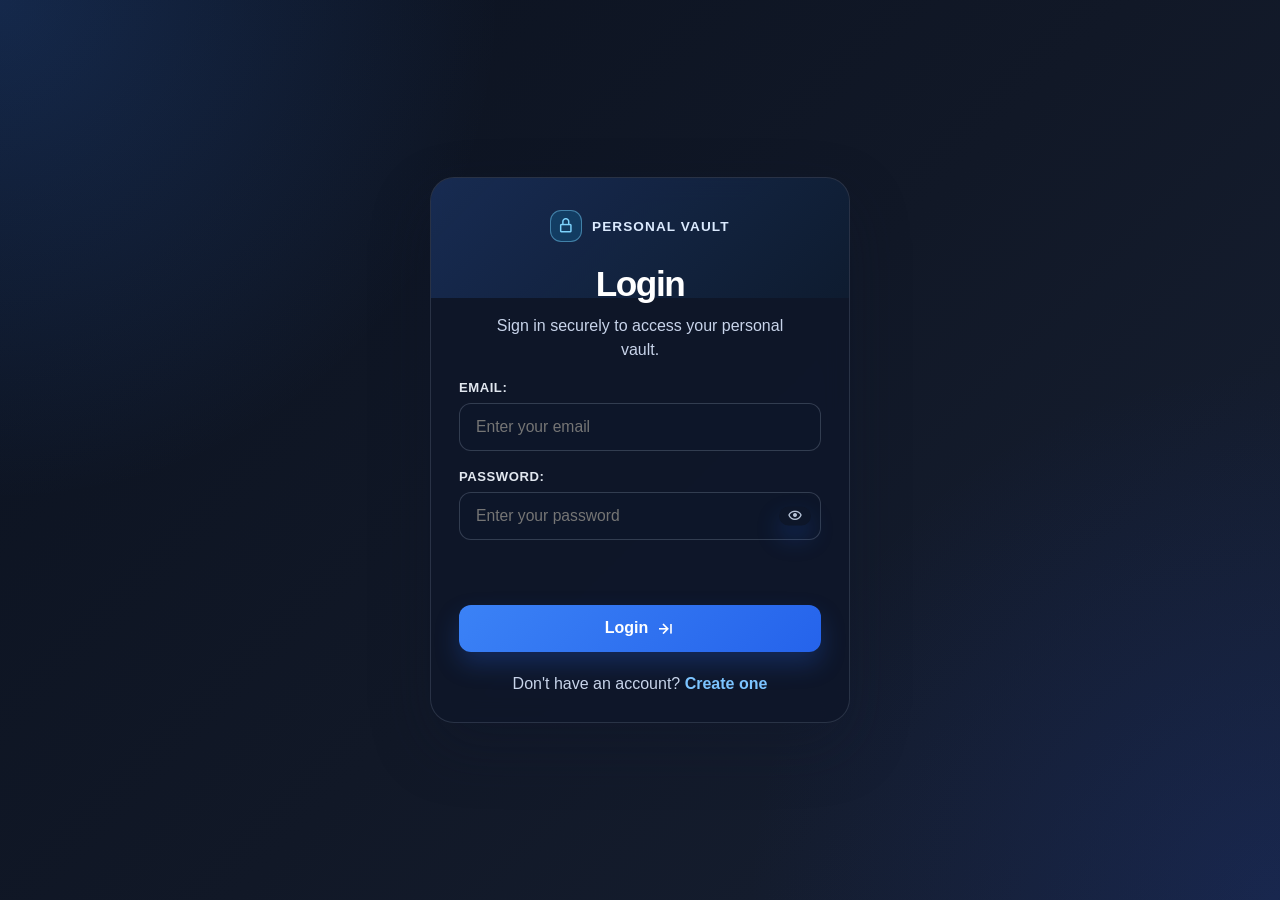
<file: index.html>
<!DOCTYPE html>
<html>
<head>
    <meta charset="UTF-8">
    <meta name="viewport" content="width=device-width, initial-scale=1.0">
    <title>Login</title>
    <link rel="manifest" href="manifest.webmanifest">
    <meta name="theme-color" content="#12171e">
</head>
<body>

    <script>
        window.location.href = "login.html";
    </script>
    <script src="pwa.js"></script>

</body>
</html>
</file>
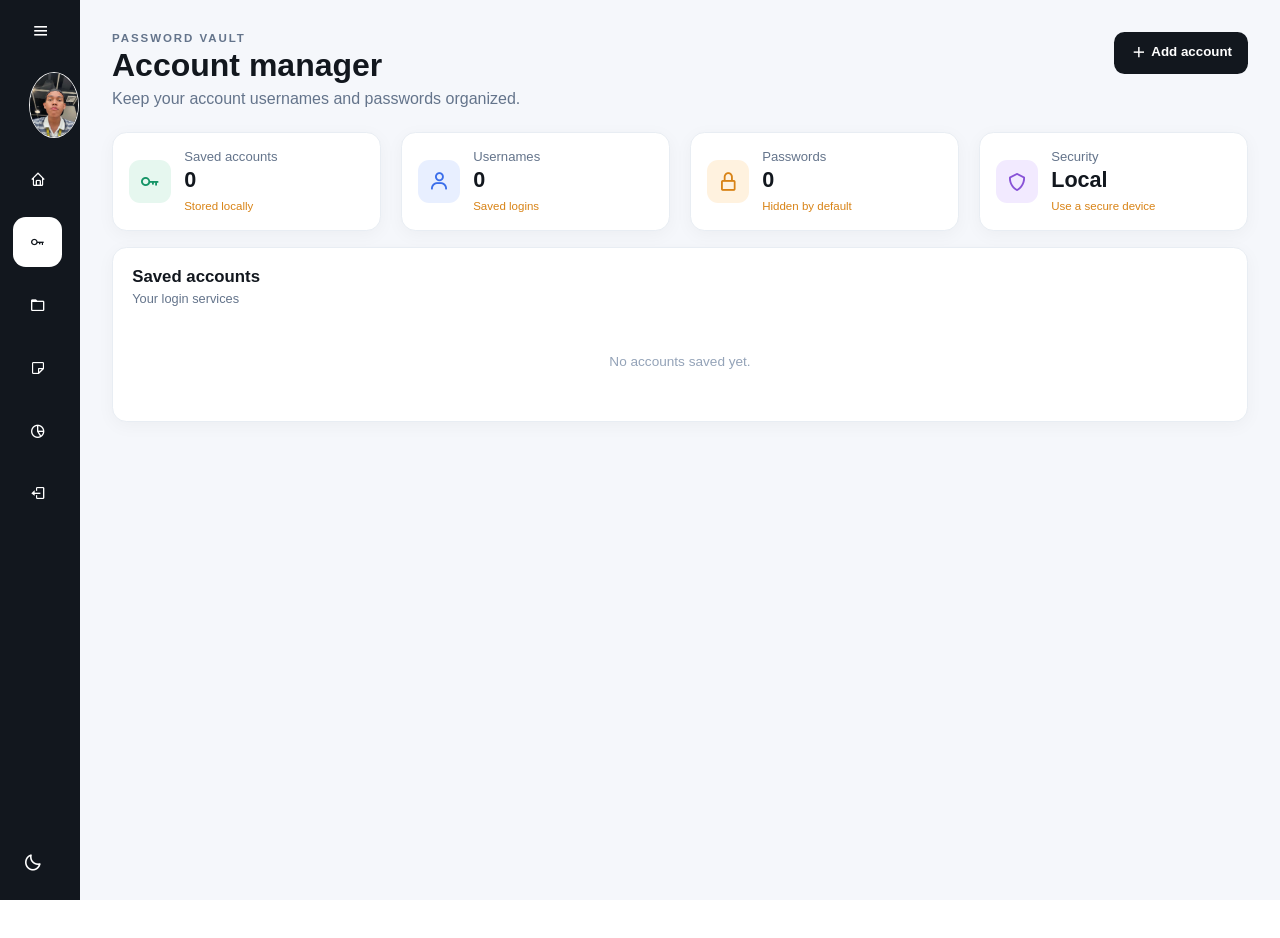
<file: accounts.html>
<!DOCTYPE html>
<html lang="en">
<head>
    <meta charset="UTF-8">
    <meta name="viewport" content="width=device-width, initial-scale=1.0">
    <title>Account Manager</title>
    <link rel="manifest" href="manifest.webmanifest">
    <meta name="theme-color" content="#12171e">
    <link href='https://unpkg.com/boxicons@2.1.4/css/boxicons.min.css' rel='stylesheet'>
<link rel="stylesheet" href="homestyle.css">
</head>
<body>
    
    <aside id="sidebar"></aside>
    <main class="main-content dashboard-content">
        <div class="dashboard-header">
            <div>
                <p class="eyebrow">PASSWORD VAULT</p>
                <h1>Account manager</h1>
                <p class="welcome-text">Keep your account usernames and passwords organized.</p>
            </div>
            <button class="action-button" id="addSocialButton" type="button">
                <i class="bx bx-plus"></i>
                Add account
            </button>
        </div>
        <section class="panel form-panel" id="socialAccountFormPanel" hidden>
            <div class="panel-heading"><div><h2 id="accountFormTitle">Add an account</h2><p id="accountFormDescription">Save a service, username, and password.</p></div></div>
            <form id="socialAccountForm" class="inline-form">
                <input id="accountEditIndex" type="hidden" value="">
                <input id="socialPlatform" required placeholder="Service (e.g. Gmail)" aria-label="Service name">
                <input id="socialHandle" required placeholder="Username or email" aria-label="Username or email">
                <div class="password-field">
                    <input id="accountPassword" required type="password" placeholder="Password" aria-label="Password">
                    <button class="text-button password-toggle icon-button" type="button" data-target="accountPassword" aria-label="Show password"><i class="bx bx-show"></i></button>
                </div>
                <input id="accountUrl" type="url" placeholder="Website URL (optional)" aria-label="Website URL">
                <input id="accountLogo" type="url" placeholder="Logo image URL (optional)" aria-label="Logo image URL">
                <button class="action-button" id="accountSubmitButton" type="submit">Save account</button>
                <button class="text-button cancel-edit" id="cancelEditButton" type="button" hidden>Cancel</button>
            </form>
        </section>

        <section class="stats-grid" aria-label="Account statistics">
            <article class="stat-card">
                <div class="stat-icon sales-icon"><i class="bx bx-key"></i></div>
                <div><p>Saved accounts</p><h2 id="accountTotal">0</h2><span class="neutral">Stored locally</span></div>
            </article>
            <article class="stat-card">
                <div class="stat-icon orders-icon"><i class="bx bx-user"></i></div>
                <div><p>Usernames</p><h2 id="usernameTotal">0</h2><span class="neutral">Saved logins</span></div>
            </article>
            <article class="stat-card">
                <div class="stat-icon products-icon"><i class="bx bx-lock-alt"></i></div>
                <div><p>Passwords</p><h2 id="passwordTotal">0</h2><span class="neutral">Hidden by default</span></div>
            </article>
            <article class="stat-card">
                <div class="stat-icon customers-icon"><i class="bx bx-shield"></i></div>
                <div><p>Security</p><h2>Local</h2><span class="neutral">Use a secure device</span></div>
            </article>
        </section>

        <section class="dashboard-panels account-panels">
            <article class="panel orders-panel">
                <div class="panel-heading">
                    <div>
                        <h2>Saved accounts</h2>
                        <p>Your login services</p>
                    </div>
                </div>
                <div class="order-list" id="socialAccountsList">
                    <p class="empty-state">No accounts saved yet.</p>
                </div>
            </article>
        </section>
    </main>
</body>
<script src="sidebar.js"></script>
<script src="logout.js"></script>
<script src="accounts.js"></script>
<script src="pwa.js"></script>
</html>
</file>
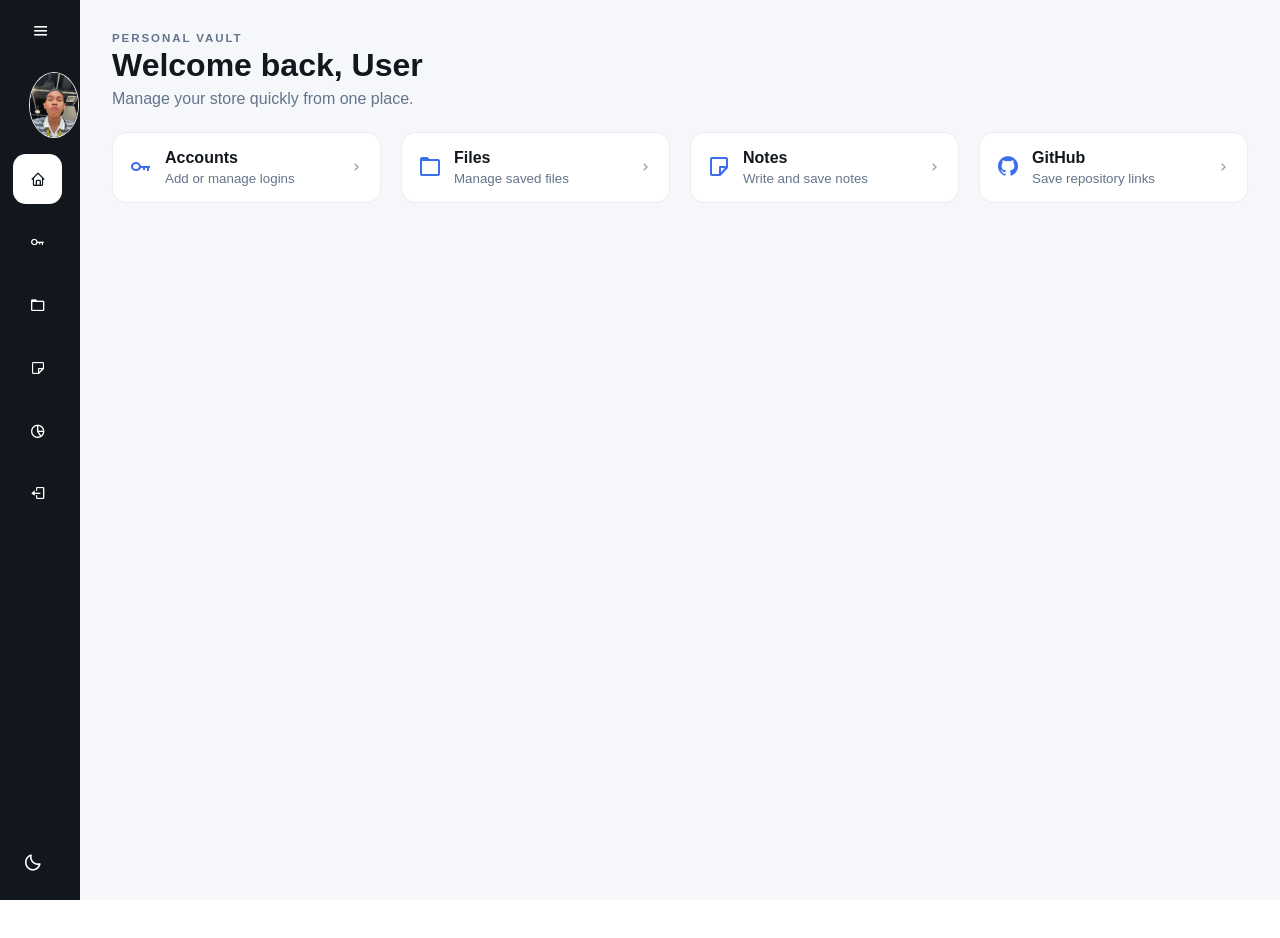
<file: home.html>
<!DOCTYPE html>
<html lang="en">
<head>
    <meta charset="UTF-8">
    <meta name="viewport" content="width=device-width, initial-scale=1.0">
    <title>Home</title>
    <link href='https://unpkg.com/boxicons@2.1.4/css/boxicons.min.css' rel='stylesheet'>
<link rel="stylesheet" href="homestyle.css">
</head>
<body>
    
    <aside id="sidebar"></aside>
    <main class="main-content dashboard-content home-content">
        <div class="dashboard-header">
            <div>
                <p class="eyebrow">PERSONAL VAULT</p>
                <h1 id="welcomeHeading">Welcome back</h1>
                <p class="welcome-text">Manage your store quickly from one place.</p>
            </div>
        </div>
        <section class="quick-actions home-tools" aria-label="Quick actions">
            <a class="quick-action" href="accounts.html"><i class="bx bx-key"></i><span><strong>Accounts</strong><small>Add or manage logins</small></span><i class="bx bx-chevron-right"></i></a>
            <a class="quick-action" href="important-files.html"><i class="bx bx-folder"></i><span><strong>Files</strong><small>Manage saved files</small></span><i class="bx bx-chevron-right"></i></a>
            <a class="quick-action" href="notes.html"><i class="bx bx-note"></i><span><strong>Notes</strong><small>Write and save notes</small></span><i class="bx bx-chevron-right"></i></a>
            <a class="quick-action" href="savings.html"><i class="bx bxl-github"></i><span><strong>GitHub</strong><small>Save repository links</small></span><i class="bx bx-chevron-right"></i></a>
        </section>
    </main>
    <script src="sidebar.js"></script>
    <script src="logout.js"></script>
</body>
</html>
</file>
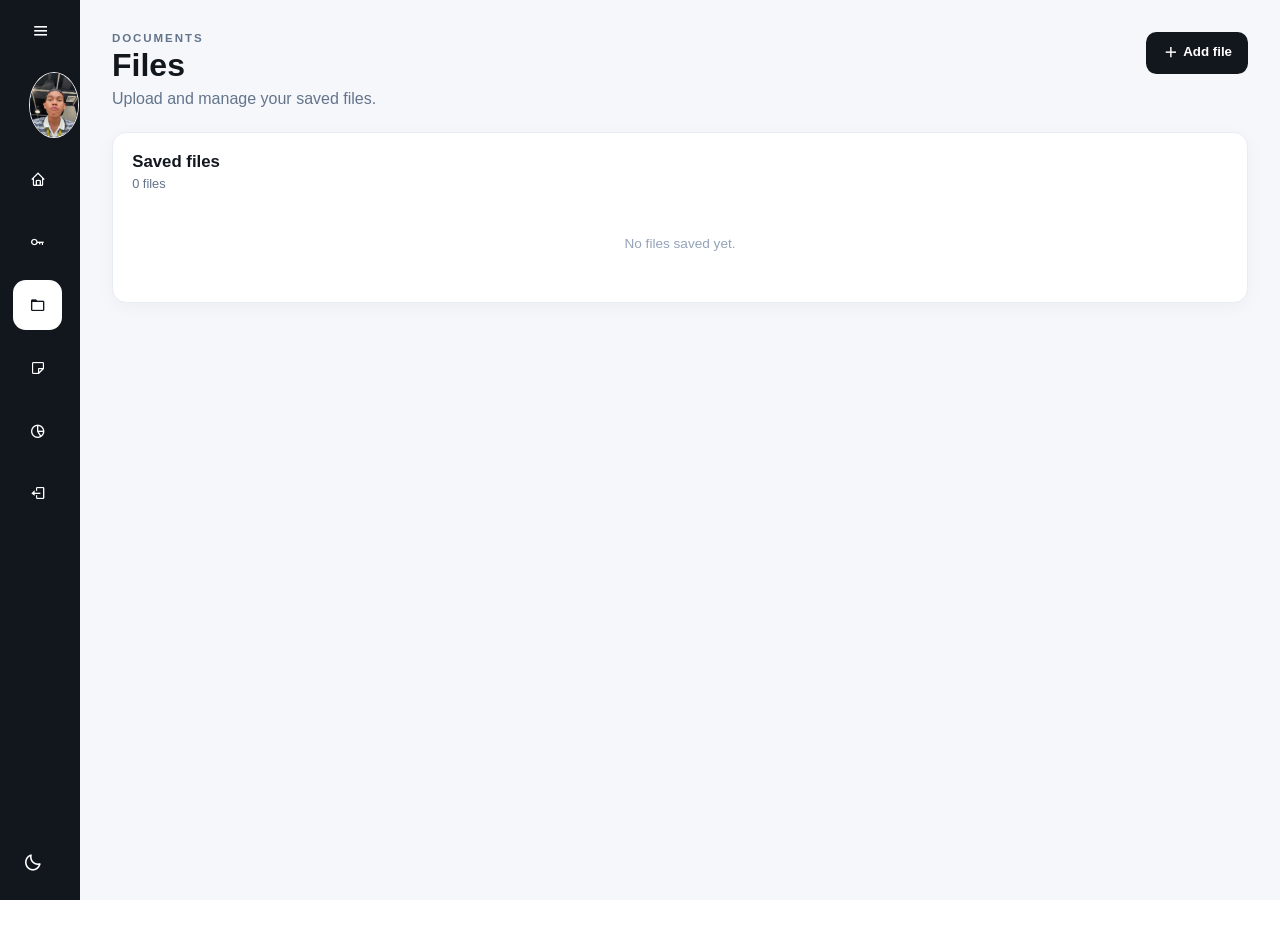
<file: important-files.html>
<!DOCTYPE html>
<html lang="en">
<head>
    <meta charset="UTF-8">
    <meta name="viewport" content="width=device-width, initial-scale=1.0">
    <title>Files</title>
    <link rel="manifest" href="manifest.webmanifest">
    <meta name="theme-color" content="#12171e">
    <link href="https://unpkg.com/boxicons@2.1.4/css/boxicons.min.css" rel="stylesheet">
    <link rel="stylesheet" href="homestyle.css">
</head>
<body>
    <aside id="sidebar"></aside>
    <main class="main-content dashboard-content">
        <div class="dashboard-header"><div><p class="eyebrow">DOCUMENTS</p><h1>Files</h1><p class="welcome-text">Upload and manage your saved files.</p></div><button class="action-button" id="showProductForm" type="button"><i class="bx bx-plus"></i> Add file</button></div>
        <section class="panel form-panel" id="productFormPanel" hidden>
            <div class="panel-heading"><div><h2>Add a file</h2><p>Selected files are saved in this browser.</p></div></div>
            <form id="productForm" class="inline-form"><input id="productName" placeholder="File name (optional)" aria-label="File name"><input id="productFile" required type="file" aria-label="Choose a file"><button class="action-button" type="submit">Save file</button></form>
            <p id="productMessage" role="status"></p>
        </section>
        <section class="panel"><div class="panel-heading"><div><h2>Saved files</h2><p id="productCount">0 files</p></div></div><div id="productList" class="data-list"><p class="empty-state">No files saved yet.</p></div></section>
    </main>
    <script src="sidebar.js"></script>
    <script src="logout.js"></script>
    <script src="important-files.js"></script>
    <script src="pwa.js"></script>
</body>
</html>
</file>
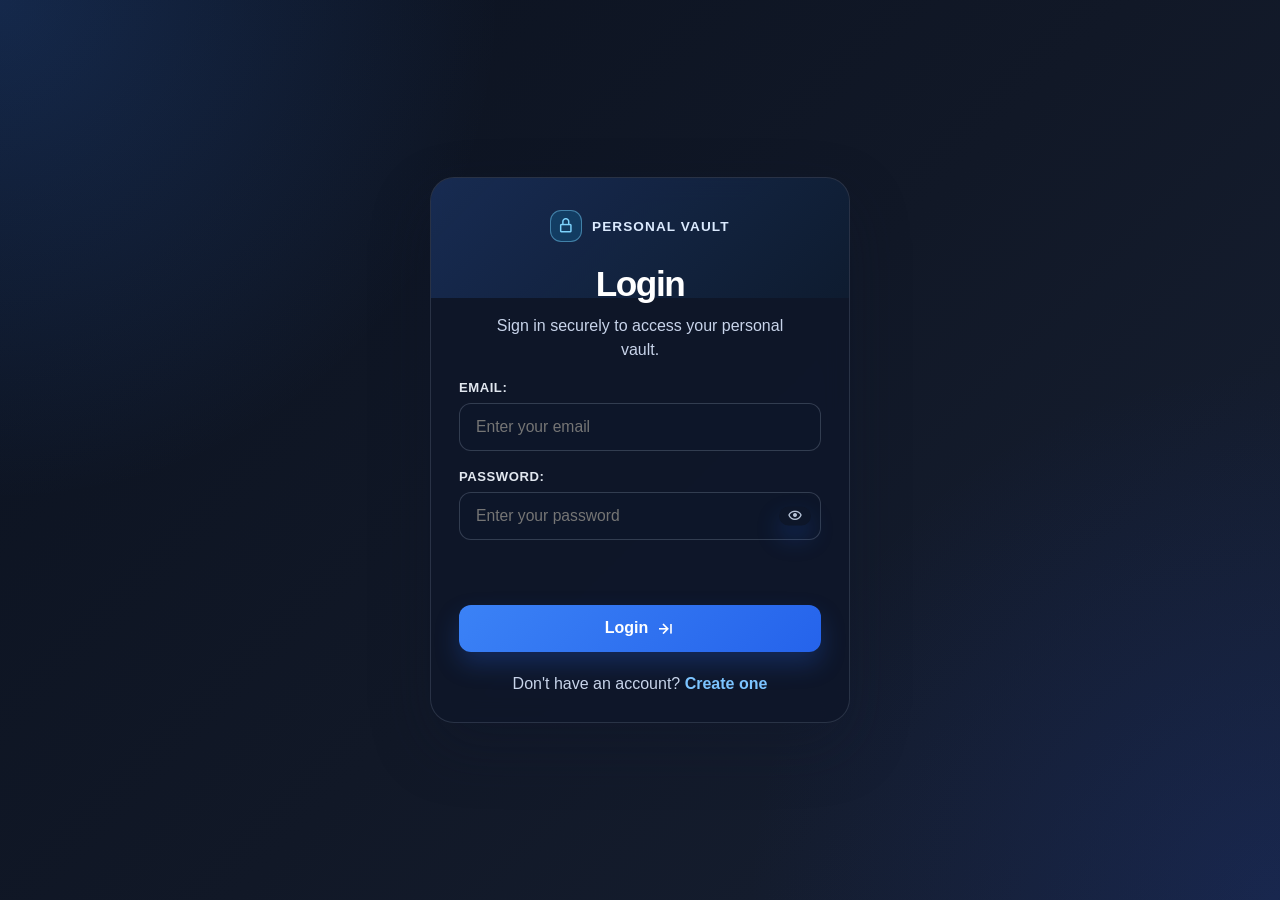
<file: login.html>
<!DOCTYPE html>
<html lang="en">
<head>
    <meta charset="UTF-8">
    <meta name="viewport" content="width=device-width, initial-scale=1.0">
    <title>Login</title>
    <link rel="stylesheet" href="style.css">
    <link href="https://unpkg.com/boxicons@2.1.4/css/boxicons.min.css" rel="stylesheet">
</head>

<body class="auth-page login-page">

    <div class="login-container">
        <div class="auth-brand" aria-label="Personal Vault">
            <span class="auth-brand-icon"><i class="bx bx-lock-alt"></i></span>
            <span>Personal Vault</span>
        </div>
        <h1>Login</h1>
        <p class="auth-subtitle">Sign in securely to access your personal vault.</p>

        <form id="loginForm">

            <div class="form-group">
                <label for="username">Email:</label>
                <input 
                    type="email" 
                    id="username" 
                    name="username" 
                    placeholder="Enter your email" 
                    autocomplete="username"
                    required>
            </div>

            <div class="form-group">
                <label for="password">Password:</label>
                <div class="password-input">
                <input 
                    type="password" 
                    id="password" 
                    name="password" 
                    placeholder="Enter your password" 
                    autocomplete="current-password"
                    required>
                    <button class="password-toggle" type="button" data-target="password" aria-label="Show password"><i class="bx bx-show"></i></button>
                </div>
            </div>

            <div class="auth-status" aria-live="polite">
                <p id="message"></p>
                <p id="errorMessage"></p>
            </div>

            <button class="auth-submit" type="submit"><span>Login</span><i class="bx bx-arrow-to-right"></i></button>
            <p class="auth-switch">Don't have an account? <a href="signup.html">Create one</a></p>

        </form>
    </div>

    <script src="login.js"></script>

</body>
</html>
</file>
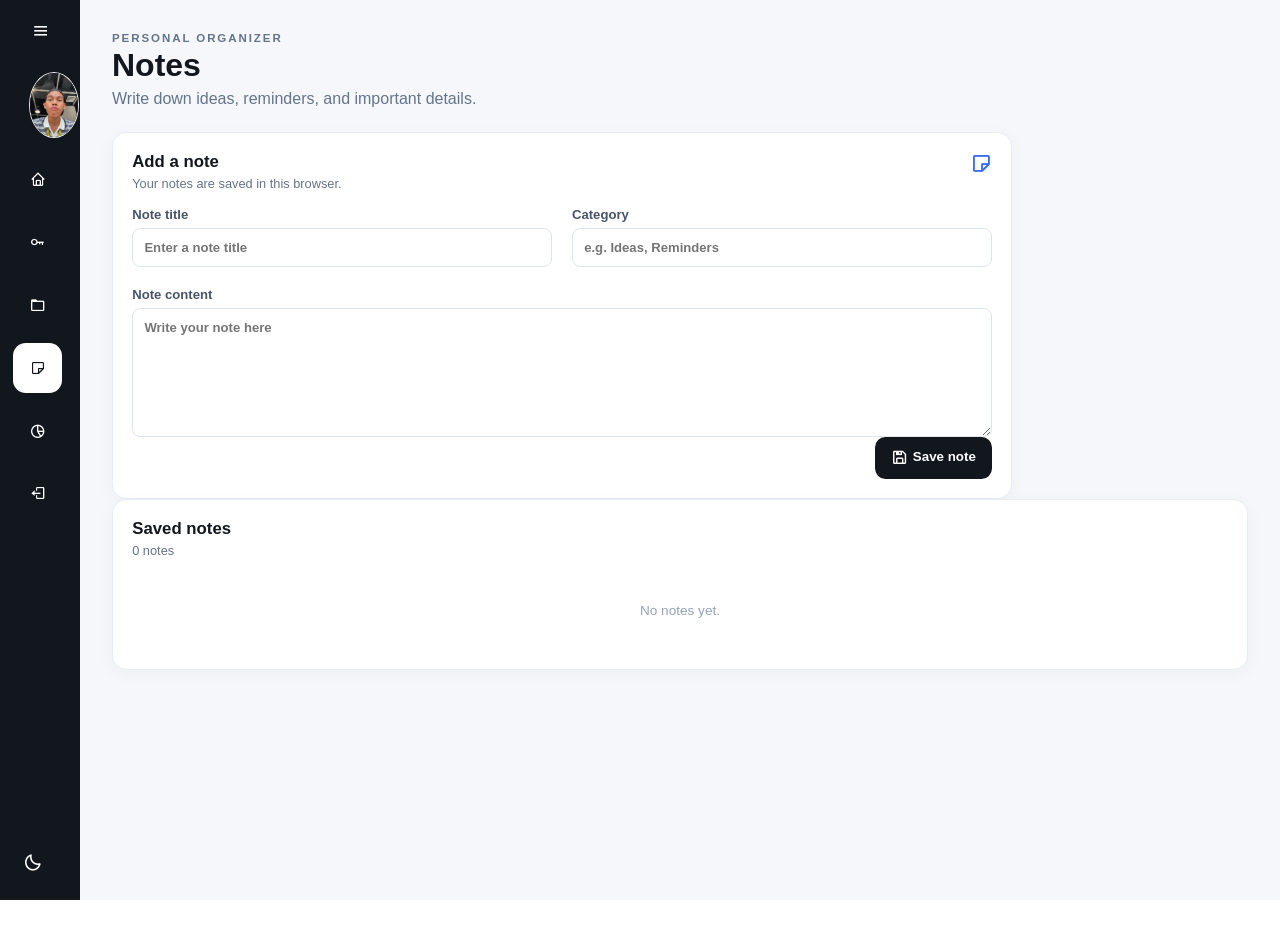
<file: notes.html>
<!DOCTYPE html>
<html lang="en">
<head>
    <meta charset="UTF-8">
    <meta name="viewport" content="width=device-width, initial-scale=1.0">
    <title>Notes</title>
    <link rel="manifest" href="manifest.webmanifest">
    <meta name="theme-color" content="#12171e">
    <link href="https://unpkg.com/boxicons@2.1.4/css/boxicons.min.css" rel="stylesheet">
    <link rel="stylesheet" href="homestyle.css">
</head>
<body>
    <aside id="sidebar"></aside>
    <main class="main-content dashboard-content">
        <div class="dashboard-header"><div><p class="eyebrow">PERSONAL ORGANIZER</p><h1>Notes</h1><p class="welcome-text">Write down ideas, reminders, and important details.</p></div></div>
        <form id="personalInfoForm" class="panel personal-info-form">
            <div class="panel-heading"><div><h2>Add a note</h2><p>Your notes are saved in this browser.</p></div><i class="bx bx-note panel-icon"></i></div>
            <div class="personal-info-grid">
                <label>Note title<input id="fullName" type="text" required placeholder="Enter a note title"></label>
                <label>Category<input id="personalEmail" type="text" placeholder="e.g. Ideas, Reminders"></label>
                <label class="full-field">Note content<textarea id="aboutMe" rows="7" required placeholder="Write your note here"></textarea></label>
            </div>
            <div class="settings-actions"><span id="personalInfoMessage" role="status"></span><button class="action-button" type="submit"><i class="bx bx-save"></i> Save note</button></div>
        </form>
        <section class="panel"><div class="panel-heading"><div><h2>Saved notes</h2><p id="notesCount">0 notes</p></div></div><div id="notesList" class="data-list"><p class="empty-state">No notes yet.</p></div></section>
    </main>
    <script src="sidebar.js"></script>
    <script src="logout.js"></script>
    <script src="notes.js"></script>
    <script src="pwa.js"></script>
</body>
</html>
</file>
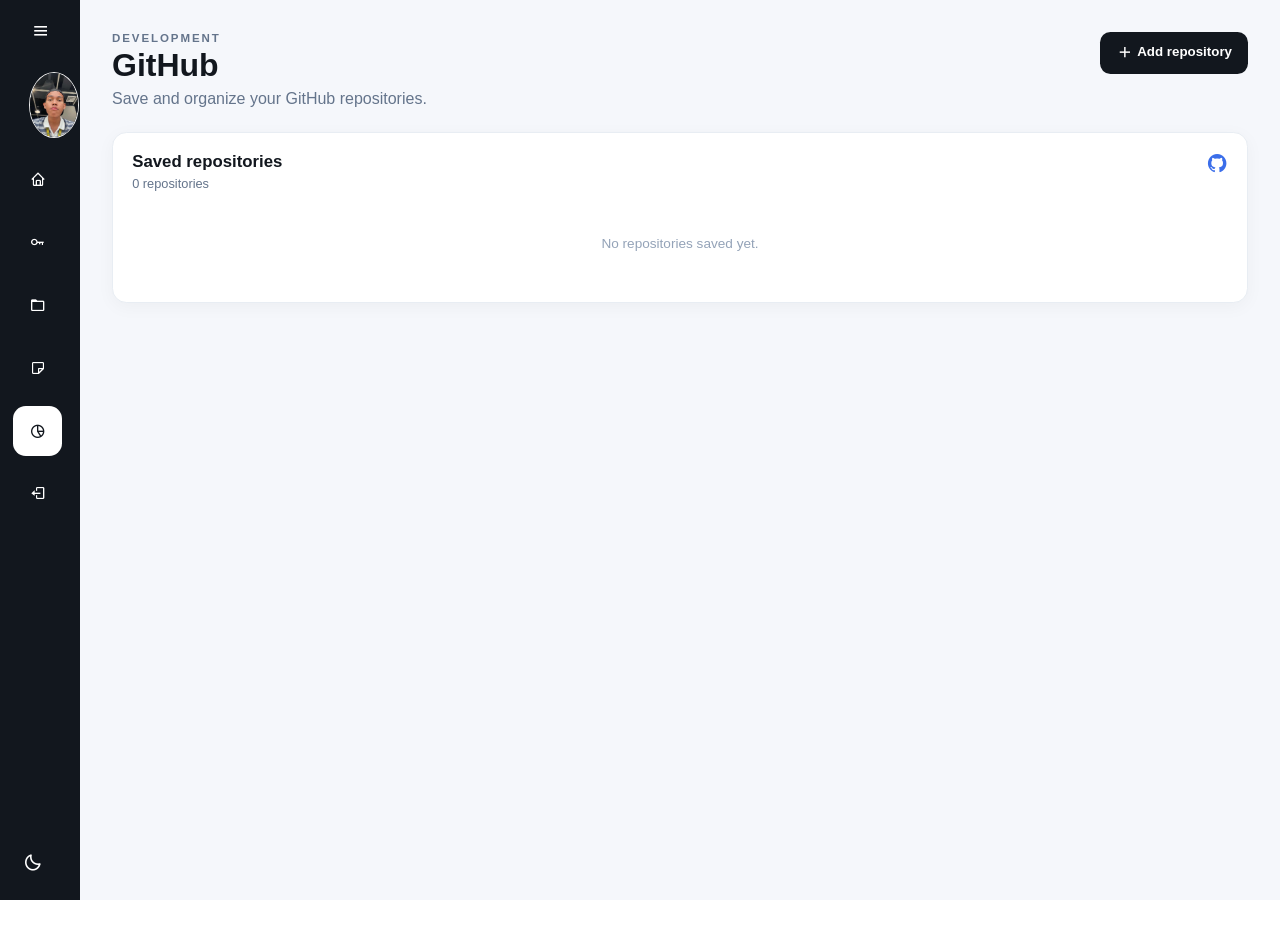
<file: savings.html>
<!DOCTYPE html>
<html lang="en">
<head>
    <meta charset="UTF-8">
    <meta name="viewport" content="width=device-width, initial-scale=1.0">
    <title>GitHub</title>
    <link rel="manifest" href="manifest.webmanifest">
    <meta name="theme-color" content="#12171e">
    <link href="https://unpkg.com/boxicons@2.1.4/css/boxicons.min.css" rel="stylesheet">
    <link rel="stylesheet" href="homestyle.css">
</head>
<body>
    <aside id="sidebar"></aside>
    <main class="main-content dashboard-content settings-content">
        <div class="dashboard-header">
            <div><p class="eyebrow">DEVELOPMENT</p><h1>GitHub</h1><p class="welcome-text">Save and organize your GitHub repositories.</p></div>
            <button class="action-button" id="showRepositoryForm" type="button"><i class="bx bx-plus"></i> Add repository</button>
        </div>
        <section class="panel form-panel" id="repositoryFormPanel" hidden>
            <div class="panel-heading"><div><h2>Link a repository</h2><p>Save GitHub repository links in this browser.</p></div></div>
            <form id="repositoryForm" class="inline-form">
                <input id="repositoryName" required placeholder="Repository name" aria-label="Repository name">
                <input id="repositoryUrl" required type="url" placeholder="https://github.com/user/repository" aria-label="GitHub repository URL">
                <button class="action-button" type="submit">Save repository</button>
            </form>
            <p id="repositoryMessage" role="status"></p>
        </section>
        <section class="panel">
            <div class="panel-heading"><div><h2>Saved repositories</h2><p id="repositoryCount">0 repositories</p></div><i class="bx bxl-github panel-icon"></i></div>
            <div id="repositoryList" class="data-list"><p class="empty-state">No repositories saved yet.</p></div>
        </section>
    </main>
    <script src="sidebar.js"></script>
    <script src="logout.js"></script>
    <script src="savings.js"></script>
    <script src="pwa.js"></script>
</body>
</html>
</file>
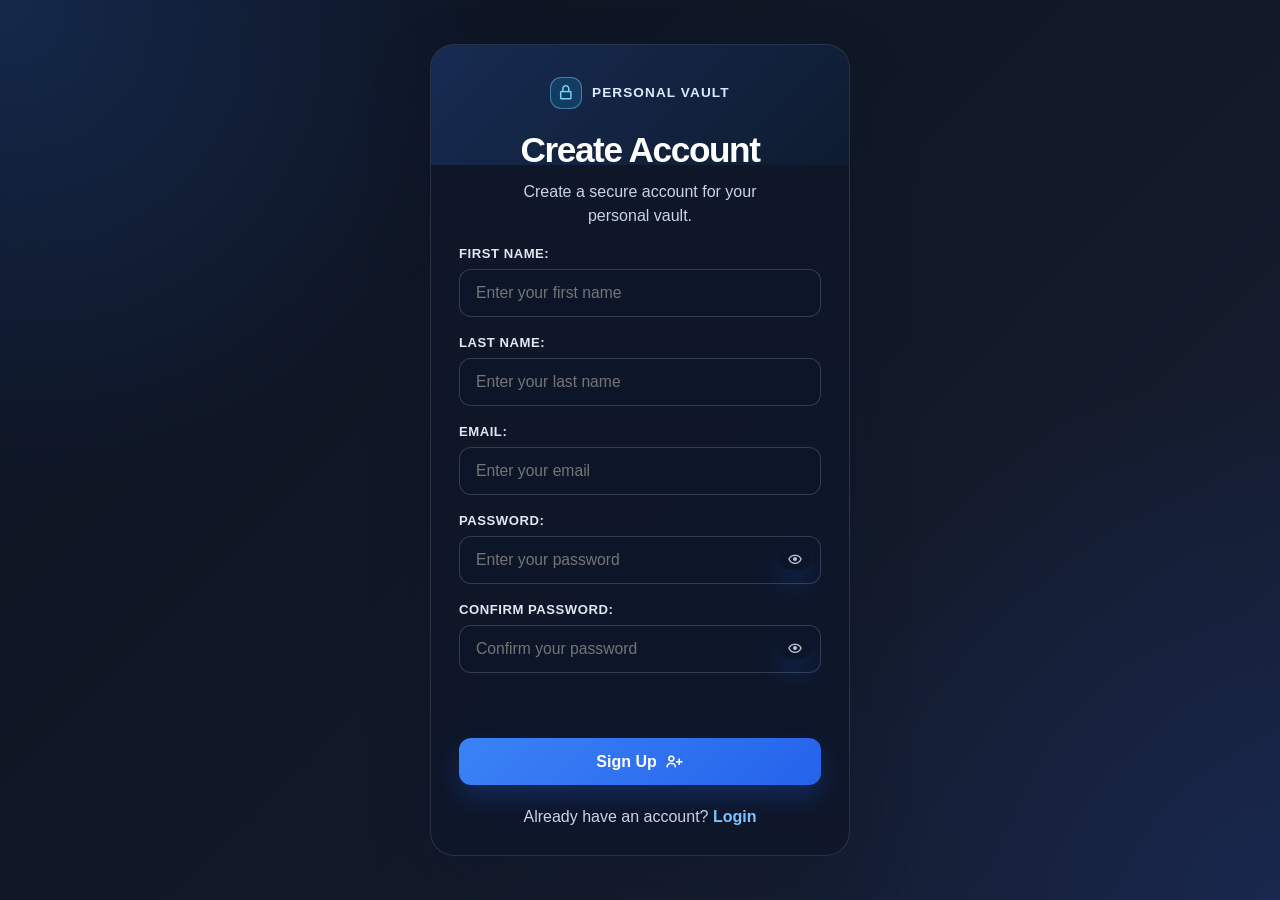
<file: signup.html>
<!DOCTYPE html>
<html lang="en">
<head>
    <meta charset="UTF-8">
    <meta name="viewport" content="width=device-width, initial-scale=1.0">
    <title>Create Account</title>
    <link rel="stylesheet" href="style.css">
    <link href="https://unpkg.com/boxicons@2.1.4/css/boxicons.min.css" rel="stylesheet">
</head>
<body class="auth-page signup-page">
    <div class="login-container">
        <div class="auth-brand" aria-label="Personal Vault">
            <span class="auth-brand-icon"><i class="bx bx-lock-alt"></i></span>
            <span>Personal Vault</span>
        </div>
        <h1>Create Account</h1>
        <p class="auth-subtitle">Create a secure account for your personal vault.</p>

        <form id="signupForm">

            <div class="form-group">
                <label for="firstName">First name:</label>
                <input
                    type="text"
                    id="firstName"
                    name="firstName"
                    placeholder="Enter your first name"
                    autocomplete="given-name"
                    required>
            </div>

            <div class="form-group">
                <label for="lastName">Last name:</label>
                <input
                    type="text"
                    id="lastName"
                    name="lastName"
                    placeholder="Enter your last name"
                    autocomplete="family-name"
                    required>
            </div>

            <div class="form-group">
                <label for="newEmail">Email:</label>
                <input 
                    type="email" 
                    id="newEmail" 
                    name="newEmail" 
                    placeholder="Enter your email"
                    autocomplete="email"
                    required>
            </div>

            <div class="form-group">
                <label for="newPassword">Password:</label>
                <div class="password-input">
                <input 
                    type="password" 
                    id="newPassword" 
                    name="newPassword" 
                    placeholder="Enter your password"
                    autocomplete="new-password"
                    required>
                    <button class="password-toggle" type="button" data-target="newPassword" aria-label="Show password"><i class="bx bx-show"></i></button>
                </div>
            </div>

            <div class="form-group">
                <label for="confirmPassword">Confirm Password:</label>
                <div class="password-input">
                <input 
                    type="password" 
                    id="confirmPassword" 
                    name="confirmPassword" 
                    placeholder="Confirm your password"
                    autocomplete="new-password"
                    required>
                    <button class="password-toggle" type="button" data-target="confirmPassword" aria-label="Show password"><i class="bx bx-show"></i></button>
                </div>
            </div>

            <div class="auth-status" aria-live="polite">
                <p id="message"></p>
                <p id="errorMessage"></p>
            </div>

            <button class="auth-submit" type="submit"><span>Sign Up</span><i class="bx bx-user-plus"></i></button>
            <p class="auth-switch">Already have an account? <a href="login.html">Login</a></p>

        </form>
    </div>
    <script src="signup.js"></script>
</body>
</html>
</file>
<file: homestyle.css>
*{
    margin: 0;
    padding: 0;
    box-sizing: border-box;
    font-family: 'Segoe UI', Tahoma, Geneva, Verdana, sans-serif;
}

.user-img{
    width: 50px;
    border-radius: 100%;
    border: 1px solid #eee;
}

.profile-image-control {
    position: relative;
    display: block;
    line-height: 0;
}

.profile-image-control input {
    position: absolute;
    width: 1px;
    height: 1px;
    opacity: 0;
    pointer-events: none;
}

.profile-image-control:not(:has(input)) .user-img {
    cursor: default;
}

.profile-image-control:has(input) .user-img {
    cursor: pointer;
}

.sidebar {
    position: absolute;
    top: 0;
    left: 0;
    height: 100vh;
    width: 80px;
    background-color: #12171e;
    padding: .4rem 0.8rem;
    transition: none;
}
.main-content {
    position: relative;
    left: 80px;
    width: calc(100% - 80px);
    min-height: 100vh;
    padding: 2rem;
    transition: all 0.5s ease;
}
.sidebar.active ~ .main-content {
    left: 250px;
    width: calc(100% - 250px);
}
.container {
    text-align: left;
}
.sidebar.active {
width: 250px;
}

.sidebar #btn {
    position: absolute;
    color: #fff;
    top: .4rem;
    left: 50%;
    right: auto;
    transform: translateX(-50%);
    width: 40px;
    height: 50px;
    font-size: 1.2rem;
    line-height: 50px;
    text-align: center;
    cursor: pointer;
    z-index: 3;
    background: transparent;
    border: 0;
}
.sidebar.active #btn{
    left: 90%;
    right: auto;
    transform: translateX(-50%);
}

.sidebar .top .logo {
    color: #fff;
    display: flex;
    height: 50px;
    width: 100%;
    align-items: center;
    pointer-events: none;
    opacity: 0;
}

.sidebar.active .top .logo{
    opacity: 1;
}
.top .logo {
    font-size: 1.5rem;
    margin-right: 5px;
}
.user {
display: flex;
align-items: center;
margin: 1rem;
}
.user p {
    color: #fff;
    opacity: 1;
    margin-right: 1rem;
}
.bold {
    font-weight: 600;
}
.sidebar p{
    opacity: 0;
}
.sidebar.sidebar.active p{
    opacity: 1;
}

.sidebar ul li {
    position: relative;
    list-style-type:none;
    height: 50px;
    width: 90%;
    margin: 0;
    line-height: 50px;
}
.sidebar ul {
    display: flex;
    flex-direction: column;
    gap: 0.8rem;
    width: 100%;
    margin: 0;
    padding: 0;
}
.sidebar ul li a{
    color: #fff;
    display: flex;
    align-items: center;
    height: 50px;
    text-decoration: none;
    border-radius: 0.8rem;
}

.sidebar ul li a:hover{
    background-color: #fff;
    color: #12171e;
}
.sidebar ul li a.active{
    background-color: #fff;
    color: #12171e;
}
.theme-toggle {
    position: absolute;
    top: auto;
    bottom: .75rem;
    left: .75rem;
    right: auto;
    width: 40px;
    height: 50px;
    border: 0;
    padding: 0;
    display: flex;
    align-items: center;
    background: transparent;
    color: #fff;
    cursor: pointer;
    border-radius: 0.8rem;
    font: inherit;
    text-align: left;
}
.theme-toggle:hover { background: #fff; color: #12171e; }
.theme-toggle i { flex: 0 0 50px; width: 50px; text-align: center; font-size: 1.2rem; }
.theme-toggle .nav-item { opacity: 0; }
.theme-toggle i { flex: 0 0 40px; width: 40px; }
.sidebar.active .theme-toggle .nav-item { opacity: 1; }
.sidebar.active .theme-toggle { left: .75rem; right: auto; width: 8rem; }
.sidebar ul li a i {
    flex: 0 0 50px;
    width: 50px;
    min-width: 50px;
    text-align: center;
    height: 50px;
    border-radius: 12px;
    line-height: 50px;
}

.sidebar .nav-item{
    opacity: 0;
    height: 50px;
    line-height: 50px;
}
.sidebar.active .nav-item{
    opacity: 1;
}
.sidebar ul li .tooltip {
    position: absolute;
    left: calc(100% + 0.75rem);
    top: 50%;
    transform: translateY(-50%);
    background: #12171e;
    color: #fff;
    box-shadow: 0 0.5rem 0.8rem rgba(0, 0, 0, 0.2);
    border-radius: .6rem;
    padding: .4rem 1.2rem;
    line-height: 1.8rem;
    z-index: 20;
    opacity: 0;
    pointer-events: none;
    white-space: nowrap;
}
.sidebar ul li:hover .tooltip {
    opacity: 1;
}
.sidebar.active ul li .tooltip {
    display: none;
}

.dashboard-content {
    background: #f5f7fb;
    color: #12171e;
}

.dashboard-header {
    display: flex;
    align-items: flex-start;
    justify-content: space-between;
    gap: 1rem;
    margin-bottom: 1.5rem;
}

.dashboard-header h1 {
    font-size: 2rem;
    margin: 0.2rem 0 0.35rem;
}

.eyebrow {
    color: #64748b;
    font-size: 0.72rem;
    font-weight: 700;
    letter-spacing: 0.12rem;
}

.welcome-text,
.panel-heading p {
    color: #64748b;
}

.action-button {
    border: 0;
    border-radius: 0.65rem;
    background: #12171e;
    color: #fff;
    padding: 0.75rem 1rem;
    font-weight: 600;
    cursor: pointer;
}

.action-button i {
    vertical-align: middle;
    font-size: 1.1rem;
}

.stats-grid {
    display: grid;
    grid-template-columns: repeat(4, minmax(0, 1fr));
    gap: 1rem;
    margin-bottom: 1rem;
}

.stat-card,
.panel {
    background: #fff;
    border: 1px solid #e8edf3;
    border-radius: 0.9rem;
    box-shadow: 0 4px 18px rgba(18, 23, 30, 0.04);
}

.stat-card {
    display: flex;
    align-items: center;
    gap: 0.8rem;
    padding: 1rem;
}

.stat-icon {
    display: grid;
    place-items: center;
    width: 2.65rem;
    height: 2.65rem;
    border-radius: 0.7rem;
    font-size: 1.35rem;
}

.sales-icon { background: #e6f7ef; color: #159466; }
.orders-icon { background: #e8efff; color: #3b6eea; }
.products-icon { background: #fff2df; color: #d88316; }
.customers-icon { background: #f2eaff; color: #8852d7; }
.stat-card p { color: #64748b; font-size: 0.82rem; }
.stat-card h2 { margin: 0.2rem 0; font-size: 1.35rem; }
.positive, .neutral { font-size: 0.72rem; }
.positive { color: #159466; }
.neutral { color: #d88316; }

.dashboard-panels {
    display: grid;
    grid-template-columns: minmax(0, 1.4fr) minmax(300px, 1fr);
    gap: 1rem;
}

.panel { padding: 1.2rem; }
.panel-heading { display: flex; justify-content: space-between; align-items: flex-start; gap: 1rem; }
.panel-heading h2 { font-size: 1.05rem; margin-bottom: 0.25rem; }
.panel-heading p { font-size: 0.8rem; }
.panel-heading select { border: 1px solid #dfe5ec; border-radius: 0.45rem; padding: 0.45rem; color: #64748b; }
.view-link { color: #3b6eea; font-size: 0.8rem; text-decoration: none; font-weight: 600; }

.chart { display: flex; height: 220px; margin-top: 1.2rem; }
.chart-values { display: flex; flex-direction: column; justify-content: space-between; color: #94a3b8; font-size: 0.7rem; padding-bottom: 1.45rem; }
.chart-area { position: relative; flex: 1; margin-left: 0.8rem; }
.chart-area:before { content: ""; position: absolute; inset: 0 0 1.45rem; background: repeating-linear-gradient(to bottom, #e9eef4 0, #e9eef4 1px, transparent 1px, transparent 25%); }
.chart-bars { position: absolute; inset: 0 0 1.45rem; display: flex; align-items: flex-end; justify-content: space-around; padding: 0 1rem; }
.chart-bars span { width: 11%; max-width: 2.5rem; border-radius: 0.35rem 0.35rem 0 0; background: #b9c8e8; }
.chart-bars .current-bar { background: #12171e; }
.chart-labels { position: absolute; bottom: 0; left: 0; right: 0; display: flex; justify-content: space-around; color: #94a3b8; font-size: 0.7rem; }

.order-list { margin-top: 1rem; }
.empty-state { color: #94a3b8; font-size: 0.85rem; padding: 2rem 0; text-align: center; }
.order-row { display: grid; grid-template-columns: 2rem 1fr auto; align-items: center; gap: 0.65rem; padding: 0.8rem 0; border-bottom: 1px solid #eef1f5; }
.order-row:last-child { border-bottom: 0; }
.order-avatar { display: grid; place-items: center; width: 2rem; height: 2rem; border-radius: 50%; background: #dce9ff; color: #3b6eea; font-size: 0.68rem; font-weight: 700; }
.order-avatar.purple { background: #eee3ff; color: #8852d7; }
.order-avatar.orange { background: #ffead4; color: #d88316; }
.order-row strong, .order-row small { display: block; }
.order-row strong { font-size: 0.8rem; }
.order-row small { color: #94a3b8; font-size: 0.68rem; margin-top: 0.15rem; }
.order-row b { font-size: 0.78rem; }
.status { grid-column: 2 / 4; justify-self: start; padding: 0.2rem 0.45rem; border-radius: 0.35rem; font-size: 0.65rem; }
.shipped { color: #3b6eea; background: #e8efff; }
.pending { color: #d88316; background: #fff2df; }
.delivered { color: #159466; background: #e6f7ef; }

.quick-actions,
.home-panels,
.dashboard-panels,
.stats-grid,
.settings-grid {
    display: grid;
    gap: 1.25rem;
    margin-bottom: 1rem;
}

.quick-actions { grid-template-columns: repeat(3, minmax(0, 1fr)); }
.home-tools { grid-template-columns: repeat(4, minmax(0, 1fr)); }

.quick-action {
    display: flex;
    align-items: center;
    gap: 0.75rem;
    padding: 1rem;
    color: #12171e;
    background: #fff;
    border: 1px solid #e8edf3;
    border-radius: 0.9rem;
    text-decoration: none;
}

.quick-action > i:first-child {
    color: #3b6eea;
    font-size: 1.5rem;
}

.quick-action > i:last-child { margin-left: auto; color: #94a3b8; }
.quick-action strong, .quick-action small { display: block; }
.quick-action small { color: #64748b; margin-top: 0.25rem; }
.home-panels,
.dashboard-panels { grid-template-columns: minmax(0, 1.4fr) minmax(260px, 1fr); }
.account-panels { grid-template-columns: 1fr; }
.panel-icon { color: #3b6eea; font-size: 1.4rem; }
.home-empty { display: flex; flex-direction: column; align-items: center; gap: 0.35rem; padding: 2.5rem 1rem; }
.home-empty i { font-size: 2rem; color: #94a3b8; }
.home-empty span { color: #94a3b8; font-size: 0.8rem; text-align: center; }
.summary-list { margin-top: 0.8rem; }
.summary-list div { display: flex; justify-content: space-between; padding: 0.7rem 0; border-bottom: 1px solid #eef1f5; color: #64748b; }
.summary-list div:last-child { border-bottom: 0; }
.summary-list strong { color: #12171e; }
.note-row { align-items: center; }
.note-row strong, .note-row span { display: block; }
.note-row span { color: #64748b; font-size: 0.78rem; margin-top: 0.2rem; }
.note-actions { display: flex; align-items: center; gap: 0.5rem; }
.delete-button { color: #c24141; }
.note-preview { padding: 0.75rem 0; color: #64748b; white-space: pre-wrap; }
.settings-grid { grid-template-columns: repeat(2, minmax(0, 1fr)); }
.settings-card { display: flex; flex-direction: column; gap: 0.5rem; }
.settings-card .panel-heading { margin-bottom: 0.5rem; }
.settings-card label { color: #475569; font-size: 0.82rem; font-weight: 600; }
.settings-card input { width: 100%; border: 1px solid #dfe5ec; border-radius: 0.5rem; padding: 0.7rem; font: inherit; }
.checkbox-row { display: flex; align-items: center; gap: 0.5rem; margin-top: 0.4rem; font-weight: 400 !important; }
.settings-actions { grid-column: 1 / -1; display: flex; align-items: center; justify-content: flex-end; gap: 1rem; }
.settings-success { color: #159466; font-size: 0.85rem; }
.settings-error { color: #dc3545; font-size: 0.85rem; }
.personal-info-form { max-width: 900px; }
.personal-info-grid { display: grid; grid-template-columns: repeat(2, minmax(0, 1fr)); gap: 1.25rem; margin-top: 1rem; }
.personal-info-grid label { color: #475569; font-size: 0.82rem; font-weight: 600; }
.personal-info-grid input, .personal-info-grid textarea { display: block; width: 100%; margin-top: 0.35rem; border: 1px solid #dfe5ec; border-radius: 0.5rem; padding: 0.7rem; font: inherit; resize: vertical; }
.personal-info-grid .full-field { grid-column: 1 / -1; }
.note-preview { margin: 0 0 0.8rem; color: #64748b; font-size: 0.85rem; }
.form-panel { margin-bottom: 1rem; }
.inline-form { display: flex; gap: 1rem; flex-wrap: wrap; margin-top: 1rem; }
.inline-form input { flex: 1 1 160px; border: 1px solid #dfe5ec; border-radius: 0.5rem; padding: 0.7rem; font: inherit; }
.password-field { position: relative; display: flex; flex: 1 1 160px; }
.password-field input { min-width: 0; width: 100%; padding-right: 3.5rem; }
.password-field .password-toggle { position: absolute; top: 50%; right: 0.7rem; transform: translateY(-50%); }
.data-list { margin-top: 0.8rem; }
.data-row { display: grid; grid-template-columns: minmax(0, 1.5fr) minmax(0, 1fr) minmax(0, 1fr); gap: 1.25rem; padding: 0.85rem 0; border-bottom: 1px solid #eef1f5; color: #64748b; }
.data-row strong { color: #12171e; }
.text-button { border: 0; background: transparent; color: #3b6eea; cursor: pointer; font: inherit; font-size: 0.78rem; }
.account-row { display: grid; grid-template-columns: 2.5rem minmax(0, 1fr) auto; align-items: center; gap: 0.75rem; padding: 0.85rem 0; border-bottom: 1px solid #eef1f5; }
.account-row:last-child { border-bottom: 0; }
.account-logo { display: grid; place-items: center; width: 2.5rem; height: 2.5rem; border-radius: 0.65rem; object-fit: contain; background: #eef3ff; color: #3b6eea; font-weight: 700; }
.account-details strong, .account-details span { display: block; }
.account-details strong { color: #12171e; font-size: 0.85rem; }
.account-details span { color: #64748b; font-size: 0.78rem; margin-top: 0.2rem; overflow-wrap: anywhere; }
.account-password { display: inline-flex; align-items: center; gap: 0.4rem; }
.masked-password { color: #475569; font-family: monospace; letter-spacing: 0.08rem; }
.account-actions { position: relative; display: flex; align-items: center; justify-content: flex-end; gap: 0.45rem; }
.icon-button { display: inline-grid; place-items: center; border: 0; background: transparent; color: #64748b; cursor: pointer; padding: 0.35rem; font-size: 1.1rem; line-height: 1; }
.icon-button:hover, .account-menu-toggle:hover { color: #3b6eea; }
.account-menu-toggle { border: 0; background: transparent; color: #64748b; cursor: pointer; padding: 0.35rem; font-size: 1.25rem; }
.account-menu { position: absolute; top: calc(100% + 0.25rem); right: 0; z-index: 10; min-width: 10.5rem; padding: 0.35rem; background: #fff; border: 1px solid #e8edf3; border-radius: 0.55rem; box-shadow: 0 8px 20px rgba(18, 23, 30, 0.12); }
.account-menu button { display: block; width: 100%; border: 0; background: transparent; color: #475569; cursor: pointer; padding: 0.5rem 0.65rem; text-align: left; font: inherit; font-size: 0.78rem; border-radius: 0.35rem; }
.account-menu button:hover { background: #f1f5fb; color: #12171e; }
.account-menu .danger-action { color: #dc3545; }
.account-action-status { color: #159466; font-size: 0.72rem; }
.favorite-mark { color: #d88316; font-size: 0.8rem; }
.account-extra { display: flex; flex-wrap: wrap; gap: 0.75rem; margin-top: 0.45rem; color: #64748b; font-size: 0.75rem; }
.account-extra a { color: #3b6eea; text-decoration: none; }
.cancel-edit { padding: 0.7rem; }
[hidden] { display: none !important; }

body.dark-mode .dashboard-content { background: #101722 !important; color: #f8fafc; }
body.dark-mode .stat-card,
body.dark-mode .panel,
body.dark-mode .quick-action { background: #182231; border-color: #2b394c; color: #f8fafc; }
body.dark-mode .welcome-text,
body.dark-mode .panel-heading p,
body.dark-mode .stat-card p,
body.dark-mode .quick-action small,
body.dark-mode .account-details span,
body.dark-mode .empty-state,
body.dark-mode .summary-list div { color: #a9b7c8; }
body.dark-mode .stat-card h2,
body.dark-mode .summary-list strong,
body.dark-mode .quick-action,
body.dark-mode .account-details strong,
body.dark-mode .panel-heading h2 { color: #f8fafc; }
body.dark-mode .action-button { background: #f8fafc; color: #101722; }
body.dark-mode .settings-card input,
body.dark-mode .personal-info-grid input,
body.dark-mode .personal-info-grid textarea,
body.dark-mode .inline-form input { background: #101722; border-color: #35465c; color: #f8fafc; }
body.dark-mode .account-menu { background: #182231; border-color: #35465c; }
body.dark-mode .account-menu button { color: #d7e0eb; }
body.dark-mode .account-menu button:hover { background: #263449; color: #fff; }
body.dark-mode .account-row,
body.dark-mode .data-row,
body.dark-mode .summary-list div { border-color: #2b394c; }
body.dark-mode .quick-action { border-color: #2b394c; }
body.dark-mode .account-menu-toggle,
body.dark-mode .icon-button { color: #a9b7c8; }
body.dark-mode .chart-area:before { background: repeating-linear-gradient(to bottom, #2b394c 0, #2b394c 1px, transparent 1px, transparent 25%); }
body.dark-mode .chart-bars .current-bar { background: #f8fafc; }

@media (max-width: 768px) {
    body {
        overflow-x: hidden;
        padding-bottom: 76px;
    }

    .sidebar,
    .sidebar.active {
        position: fixed;
        top: auto;
        bottom: 0;
        left: 0;
        z-index: 1000;
        width: 100vw;
        max-width: 100vw;
        height: 76px;
        padding: 0;
        border-top: 1px solid rgba(255, 255, 255, 0.12);
    }

    .sidebar .top {
        position: relative;
        width: 100%;
        height: 100%;
    }

    .sidebar .logo,
    .sidebar .user,
    .sidebar #btn {
        display: none;
    }

    .sidebar ul {
        position: absolute;
        left: 0;
        bottom: 0;
        display: flex;
        flex-direction: row;
        width: 100%;
        height: 100%;
        margin: 0;
        padding: 0 4px 0 58px;
        align-items: stretch;
        justify-content: space-between;
        gap: 0;
    }

    .sidebar ul li {
        flex: 1 1 0;
        min-width: 0;
        width: auto;
        height: 100%;
        margin: 0;
        line-height: normal;
        overflow: hidden;
    }

    .sidebar ul li a,
    .sidebar ul li a.active {
        height: 100%;
        min-width: 0;
        width: 100%;
        padding: 6px 2px;
        border-radius: 0;
        flex-direction: column;
        justify-content: center;
        gap: 2px;
    }

    .sidebar .theme-toggle,
    .sidebar.active .theme-toggle {
        position: absolute;
        top: 50%;
        left: 0.5rem;
        right: auto;
        bottom: auto;
        transform: translateY(-50%);
        z-index: 1001;
        width: 2.75rem;
        min-width: 2.75rem;
        height: 2.75rem;
        padding: 0;
        border-radius: 50%;
        justify-content: center;
        text-align: center;
    }

    .sidebar .theme-toggle i {
        flex: 0 0 auto;
        width: auto;
        font-size: 1.35rem;
    }

    .sidebar .theme-toggle .nav-item {
        display: none;
    }

    .sidebar ul li a i {
        min-width: 0;
        width: auto;
        height: auto;
        line-height: 1;
        font-size: 1.35rem;
    }

    .sidebar .nav-item,
    .sidebar.active .nav-item {
        display: block;
        overflow: hidden;
        max-width: 100%;
        height: auto;
        font-size: 0.65rem;
        line-height: 1.1;
        text-overflow: ellipsis;
        white-space: nowrap;
        opacity: 1;
    }

    .sidebar ul li .tooltip,
    .sidebar.active ul li .tooltip,
    .sidebar ul li:hover .tooltip {
        display: none;
    }

    .main-content,
    .sidebar.active ~ .main-content {
        left: 0;
        width: 100%;
        min-height: calc(100vh - 76px);
        padding: 20px 16px 24px;
    }

    .main-content h1 {
        font-size: 1.75rem;
        line-height: 1.2;
        margin-bottom: 0.75rem;
    }

    .main-content p {
        font-size: 1rem;
        line-height: 1.5;
    }

    .sidebar ul li a:hover,
    .sidebar ul li a.active {
        background-color: #fff;
        color: #12171e;
    }

    .dashboard-header {
        display: block;
    }

    .dashboard-header .action-button {
        margin-top: 1rem;
    }

    .stats-grid,
    .dashboard-panels,
    .quick-actions,
    .home-panels,
    .settings-grid {
        grid-template-columns: 1fr;
    }

    .stat-card {
        min-width: 0;
    }

    .panel-heading select {
        max-width: 8rem;
    }

    .settings-actions {
        grid-column: auto;
        justify-content: space-between;
    }

    .personal-info-grid {
        grid-template-columns: 1fr;
    }

    .personal-info-grid .full-field {
        grid-column: auto;
    }

    .inline-form {
        flex-direction: column;
    }

    .inline-form .action-button {
        width: 100%;
    }

    .data-row {
        grid-template-columns: 1fr;
        gap: 0.25rem;
    }

    .account-row {
        grid-template-columns: 2.5rem minmax(0, 1fr);
    }

    .account-password {
        grid-column: 2;
    }

    .account-actions {
        grid-column: 2;
        justify-content: flex-end;
    }
}
</file>
<file: style.css>
* {
    margin: 0;
    padding: 0;
    box-sizing: border-box;
    font-family: 'Segoe UI', Tahoma, Geneva, Verdana, sans-serif;
}

body {
    background:
        radial-gradient(circle at top left, rgba(59, 130, 246, 0.2), transparent 32%),
        radial-gradient(circle at bottom right, rgba(30, 64, 175, 0.22), transparent 34%),
        linear-gradient(135deg, #0b1220 0%, #111827 52%, #172033 100%);
    display: flex;
    justify-content: center;
    align-items: center;
    min-height: 100vh;
    padding: 24px;
}

.login-container {
    position: relative;
    background: rgba(15, 23, 42, 0.9);
    backdrop-filter: blur(12px);
    width: min(100%, 420px);
    padding: 32px 28px 26px;
    border-radius: 24px;
    box-shadow: 0 24px 60px rgba(15, 23, 42, 0.28);
    border: 1px solid rgba(148, 163, 184, 0.2);
    overflow: hidden;
}

.login-container::before {
    content: "";
    position: absolute;
    inset: 0 0 auto;
    height: 120px;
    background: linear-gradient(135deg, rgba(59, 130, 246, 0.2), rgba(14, 165, 233, 0.04));
    pointer-events: none;
}

.login-container h1 {
    position: relative;
    color: #fff;
    text-align: center;
    margin: 8px 0 10px;
    font-size: clamp(2rem, 4vw, 2.2rem);
    letter-spacing: -0.04em;
}

.login-container p {
    position: relative;
    text-align: center;
    color: #c8d4ea;
    line-height: 1.5;
    margin-bottom: 18px;
}

.form-group {
    position: relative;
    margin-bottom: 18px;
}

.login-container label {
    display: block;
    position: relative;
    color: #e2e8f0;
    margin-bottom: 8px;
    font-weight: 600;
    font-size: 0.82rem;
    letter-spacing: 0.04em;
    text-transform: uppercase;
}

.login-container input {
    position: relative;
    width: 100%;
    padding: 14px 16px;
    margin-bottom: 0;
    background: rgba(15, 23, 42, 0.7);
    color: #f8fafc;
    border: 1px solid rgba(148, 163, 184, 0.28);
    border-radius: 12px;
    outline: none;
    transition: 0.25s ease;
    font-size: 0.98rem;
}

.password-input {
    position: relative;
    margin-bottom: 0;
}

.password-input input {
    padding-right: 48px;
}

.password-toggle {
    position: absolute;
    top: 50%;
    right: 10px;
    width: 32px !important;
    padding: 0 !important;
    transform: translateY(-50%);
    background: transparent !important;
    color: #b6c3d8 !important;
    border: 0 !important;
    font-size: 1.2rem;
    cursor: pointer;
}

.login-container input:focus {
    border-color: rgba(96, 165, 250, 0.9);
    box-shadow: 0 0 0 4px rgba(59, 130, 246, 0.15);
}

.login-container button {
    width: 100%;
    padding: 14px 16px;
    background: linear-gradient(135deg, #3b82f6 0%, #2563eb 100%);
    color: #fff;
    border: none;
    border-radius: 12px;
    font-size: 1rem;
    font-weight: 700;
    cursor: pointer;
    transition: transform 0.2s ease, box-shadow 0.2s ease;
    box-shadow: 0 12px 24px rgba(37, 99, 235, 0.25);
}

.login-container button:hover {
    transform: translateY(-1px);
    box-shadow: 0 16px 30px rgba(37, 99, 235, 0.32);
}

.login-container a {
    color: #7cc4ff;
    text-decoration: none;
    font-weight: 700;
}

.login-container a:hover {
    text-decoration: underline;
}

#message,
#errorMessage {
    min-height: 18px;
    margin: 10px 0 0;
    font-size: 0.88rem;
    font-weight: 600;
}

#message {
    color: #86efac;
}

#errorMessage {
    color: #fca5a5;
}

.auth-brand {
    position: relative;
    display: flex;
    align-items: center;
    justify-content: center;
    gap: 0.6rem;
    margin-bottom: 1.35rem;
    color: #dbeafe;
    font-size: 0.85rem;
    font-weight: 700;
    letter-spacing: 0.08em;
    text-transform: uppercase;
}

.auth-brand-icon {
    display: inline-grid;
    width: 2rem;
    height: 2rem;
    place-items: center;
    border: 1px solid rgba(125, 211, 252, 0.45);
    border-radius: 0.7rem;
    background: rgba(14, 165, 233, 0.18);
    color: #7dd3fc;
    font-size: 1.1rem;
}

.auth-subtitle {
    max-width: 18rem;
    margin-right: auto !important;
    margin-left: auto !important;
}

.auth-status {
    min-height: 30px;
    margin: 0.25rem 0 0.7rem;
}

.auth-status p {
    margin: 0 !important;
}

.auth-submit {
    display: flex !important;
    align-items: center;
    justify-content: center;
    gap: 0.5rem;
}

.auth-submit i {
    font-size: 1.2rem;
    transition: transform 0.2s ease;
}

.auth-submit:hover i {
    transform: translateX(3px);
}

.auth-switch {
    margin-top: 1.25rem !important;
    margin-bottom: 0 !important;
}

@media (max-width: 600px) {
    body {
        align-items: flex-start;
        padding: 16px 12px;
    }

    .login-container {
        width: 100%;
        max-width: 420px;
        margin: auto 0;
        padding: 28px 20px;
    }

    .auth-brand {
        margin-bottom: 1rem;
    }

    .login-container input,
    .login-container button:not(.password-toggle) {
        min-height: 48px;
        font-size: 16px;
    }

    .login-container input[type="password"] {
        -webkit-text-security: disc;
        text-security: disc;
    }
}
</file>
